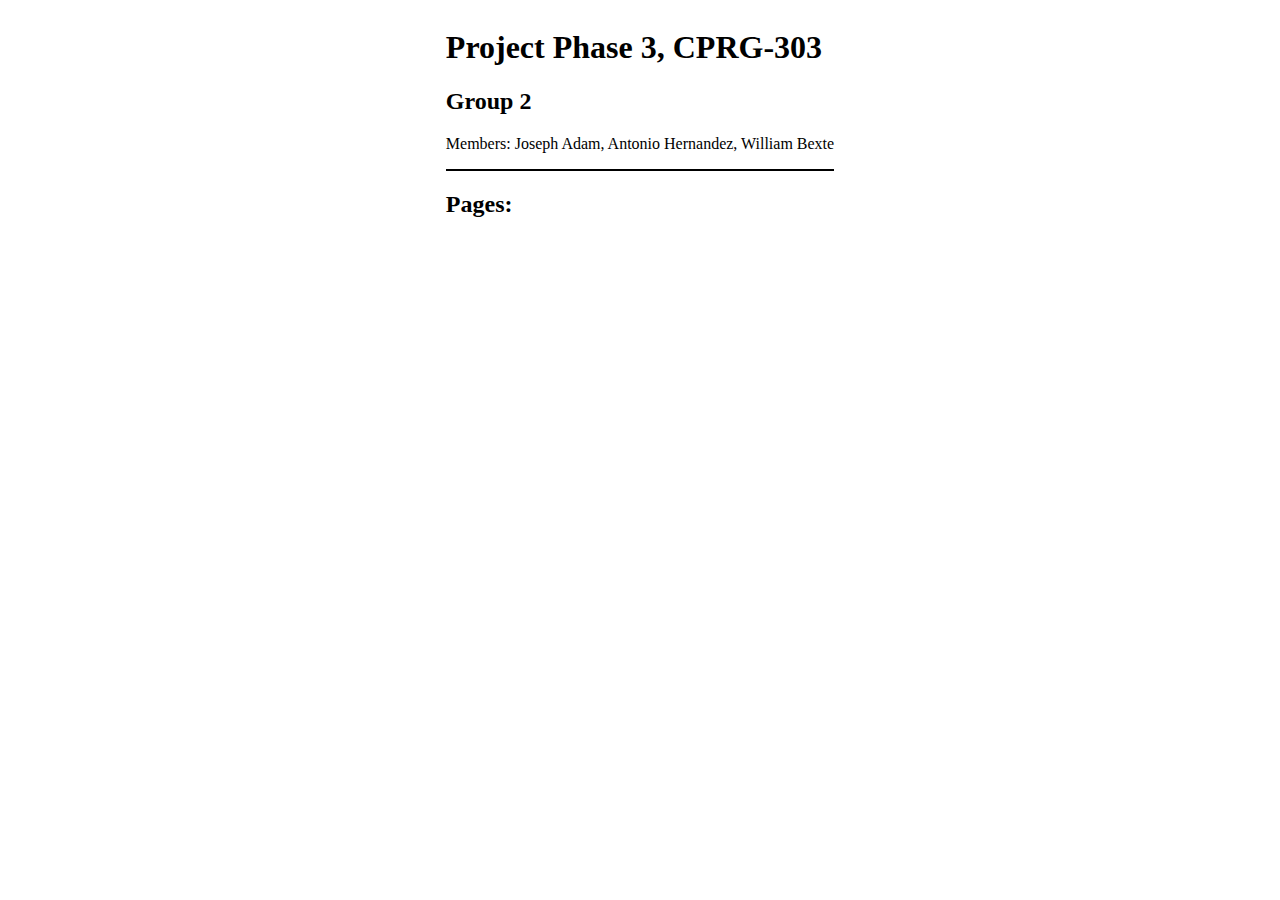
<file: index.html>
<!DOCTYPE html>
<html lang="en">
<head>
    <meta charset="UTF-8">
    <meta name="viewport" content="width=device-width, initial-scale=1.0">
    <title>Document</title>
</head>
<body style="display: flex;justify-content: center;flex-direction: column;flex-wrap: wrap;align-content: center;">
    <div style="justify-content: center; border-bottom: 2px solid black;">
        <h1>Project Phase 3, CPRG-303</h1>
        <h2>Group 2</h2>
        <p>Members: Joseph Adam, Antonio Hernandez, William Bexte</p>
    </div>

    <div>
        <h2>Pages:</h2>
    </div>

</body>
</html>
</file>
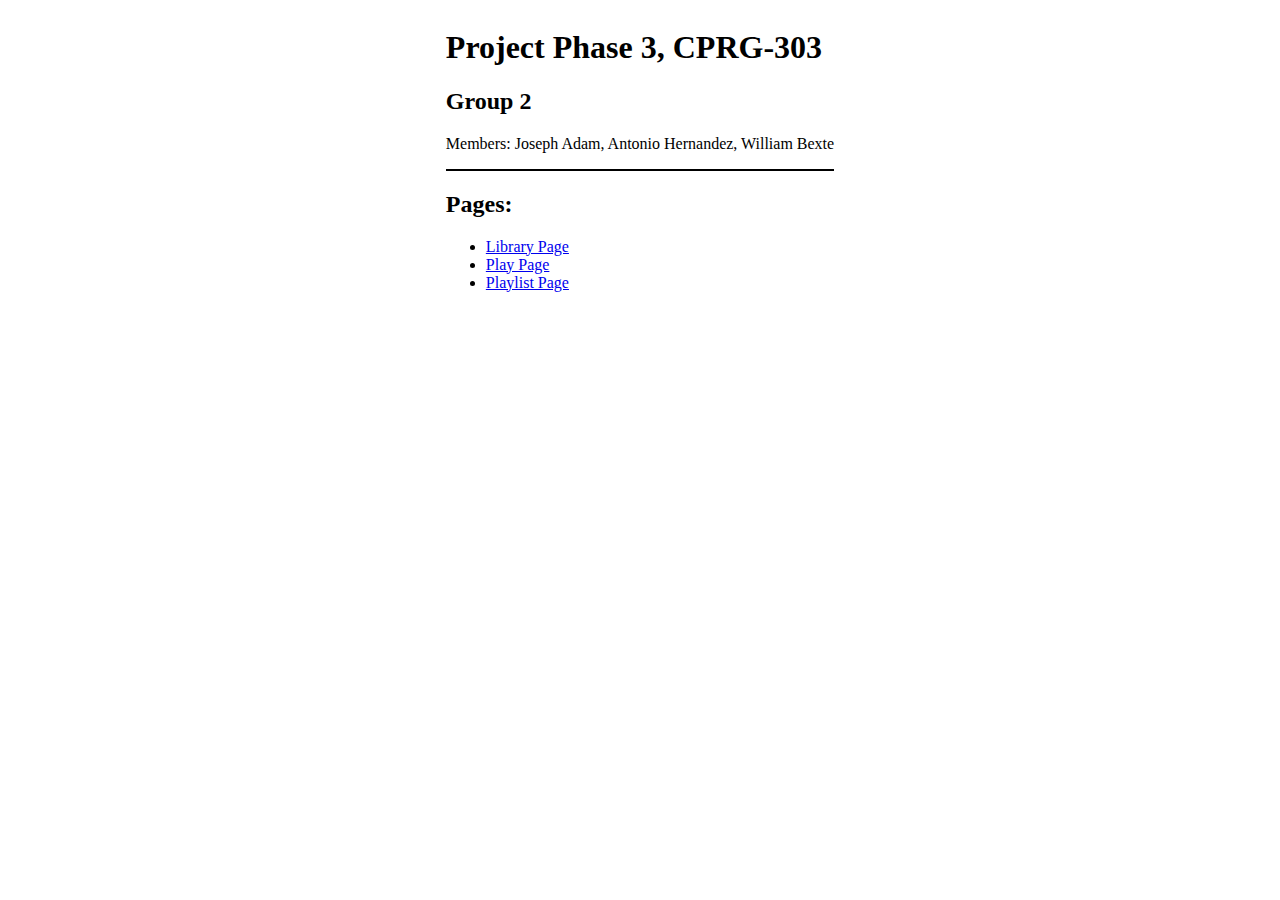
<file: pages/index.html>
<!DOCTYPE html>
<html lang="en">
<head>
    <meta charset="UTF-8">
    <meta name="viewport" content="width=device-width, initial-scale=1.0">
    <title>Document</title>
</head>
<body style="display: flex;justify-content: center;flex-direction: column;flex-wrap: wrap;align-content: center;">
    <div style="justify-content: center; border-bottom: 2px solid black;">
        <h1>Project Phase 3, CPRG-303</h1>
        <h2>Group 2</h2>
        <p>Members: Joseph Adam, Antonio Hernandez, William Bexte</p>
    </div>

    <div>
        <h2>Pages:</h2>
        <ul>
            <li><a href="LibraryPage.html">Library Page</a></li>
            <li><a href="PlayPage.html">Play Page</a></li>
            <li><a href="Homepage.html">Playlist Page</a></li>
        </ul>
    </div>

</body>
</html>
</file>
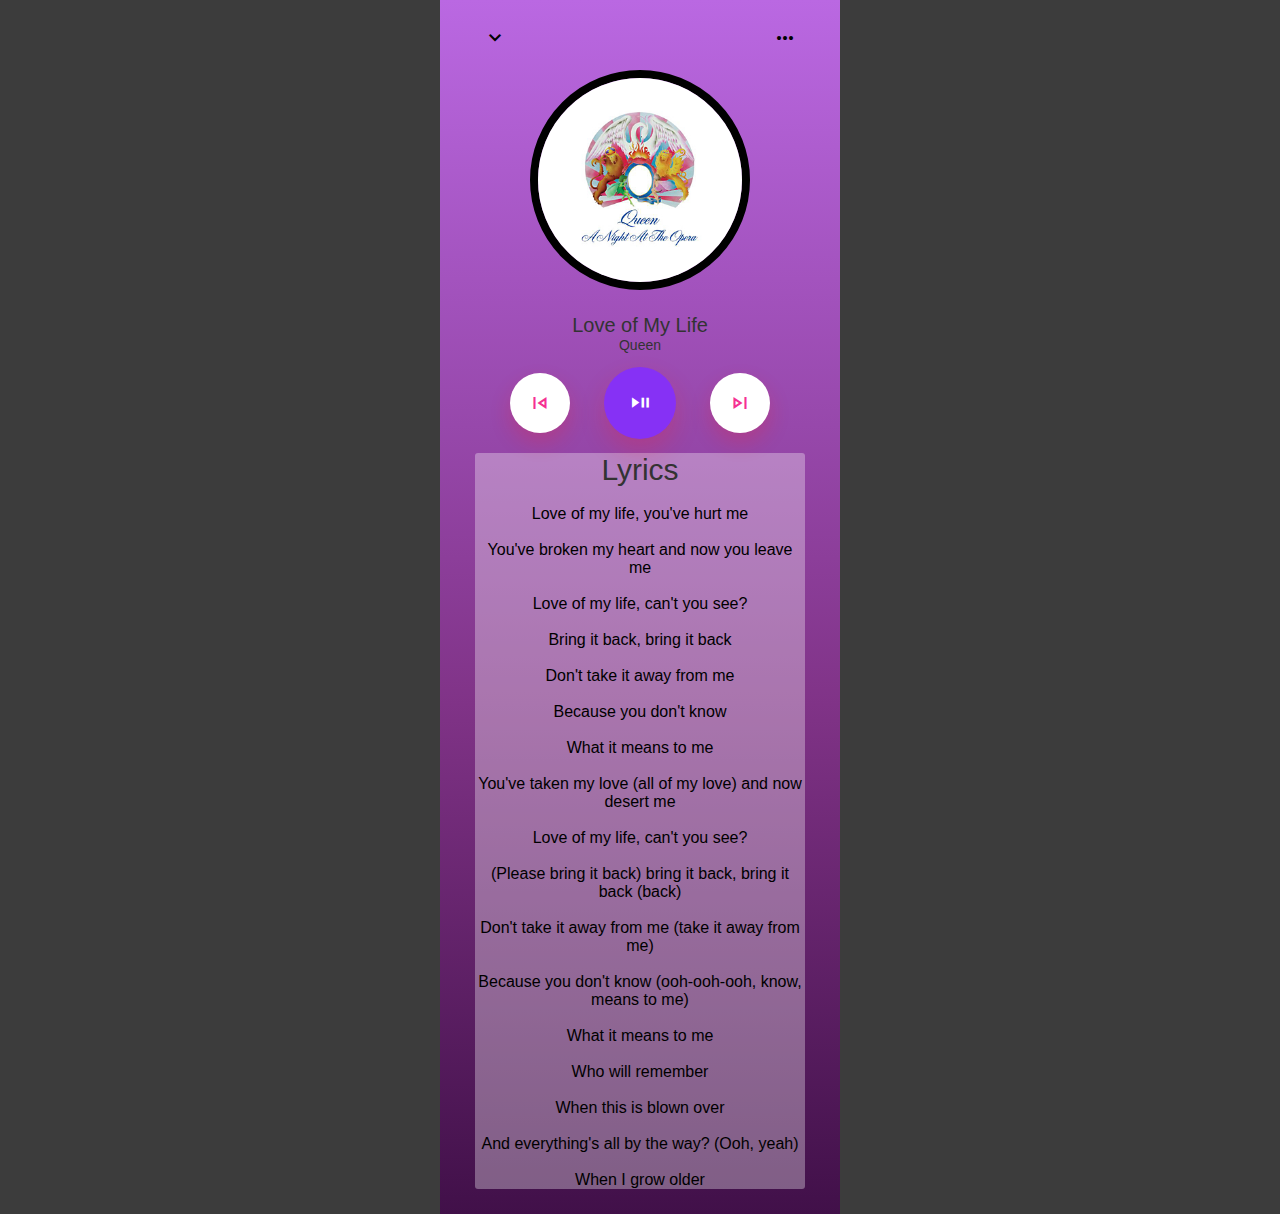
<file: pages/finalProject.html>
<!DOCTYPE html>
<html lang="en">
<head>
    <meta charset="UTF-8">
    <meta name="viewport" content="width=device-width, initial-scale=1.0"/>
    <title>Document</title>
    <link rel = "stylesheet" href = "../styles/finalProject.css">
    <link rel="stylesheet" href="https://fonts.googleapis.com/css2?family=Material+Symbols+Outlined:opsz,wght,FILL,GRAD@24,400,0,0" />
</head>
    <body>
        <div class="container">
            <div class="music-player">
                <nav>
                    <div class="circle">
                        <span class="material-symbols-outlined"> expand_more</span>
                    </div>
                    <div class="circle">
                        <span class="material-symbols-outlined">more_horiz</span>
                    </div>
                </nav>
                <img src="../images/Queen_A_Night_At_The_Opera.png" alt="Night at the opera queen album cover" class = "song-img">
                <h1>Love of My Life</h1>
                <p>Queen</p> 

                <audio>
                    <source src = "../mp3/Queen_-_Love_Of_My_Life_[NaijaGreen.Com]_.mp3" type="audio/mpeg">
                </audio>

                <div class="controls">
                    <div><span class="material-symbols-outlined">skip_previous</span></div>
                    <div><span class="material-symbols-outlined">play_pause</span></div>
                    <div><span class="material-symbols-outlined">skip_next</span></div>
                </div>

                <div class="lyric-container">
                    <p>Lyrics</p>
                    <br>Love of my life, you&#39;ve hurt me</br>
                    <br>You&#39;ve broken my heart and now you leave me</br>
                    <br>Love of my life, can&#39;t you see?</br>
                    <br>Bring it back, bring it back</br>
                    <br>Don&#39;t take it away from me</br>
                    <br>Because you don&#39;t know</br>
                    <br>What it means to me</br>
                    <br>You&#39;ve taken my love (all of my love) and now desert me</br>
                    <br>Love of my life, can&#39;t you see?</br>
                    <br>(Please bring it back) bring it back, bring it back (back)</br>
                    <br>Don&#39;t take it away from me (take it away from me)</br>
                    <br>Because you don&#39;t know (ooh-ooh-ooh, know, means to me)</br>
                    <br>What it means to me</br>
                    <br>Who will remember</br>
                    <br>When this is blown over</br>
                    <br>And everything&#39;s all by the way? (Ooh, yeah)</br>
                    <br>When I grow older</br>
                </div>
            </div>
        </div>
    </body>
</html>
</file>
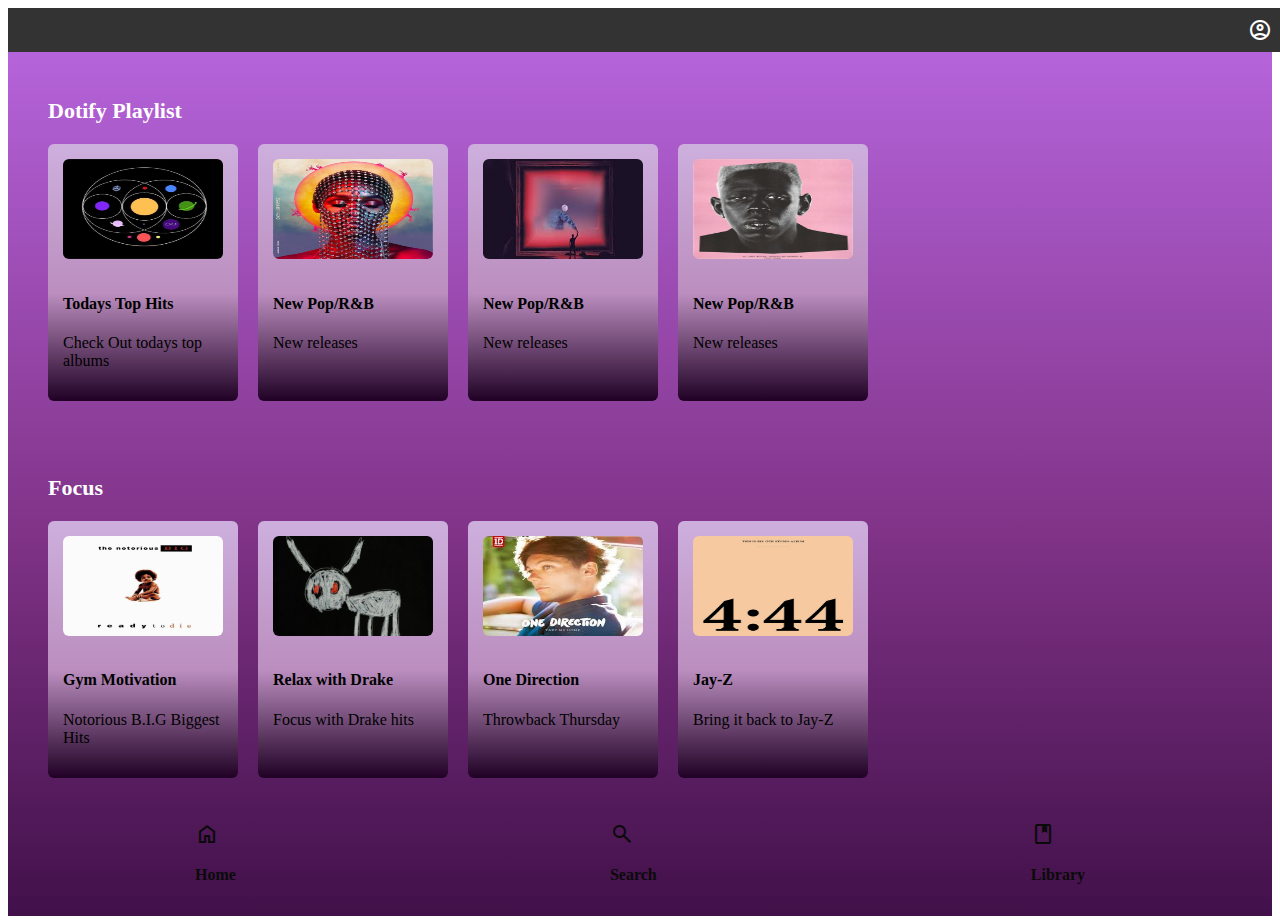
<file: pages/Homepage.html>
<!DOCTYPE html>
<html lang="en">
<head>
    <meta charset="UTF-8">
    <meta name="viewport" content="width=device-width, initial-scale=1.0">
    <link  type="text/css" rel="stylesheet" href="../styles/Homepage.css">
    <link rel="stylesheet" href="https://fonts.googleapis.com/css2?family=Material+Symbols+Outlined:opsz,wght,FILL,GRAD@24,400,0,0" />
    <title>Document</title>
</head>
<body>
    <div class="class-container">
    <header>
        <span class="material-symbols-outlined">
            account_circle
        </span>
    </header>
    <div class="spotify-playlist">
        <h2> Dotify Playlist</h2>
        <div class="list">
            <div class="item">
             <img src="../images/image 6.webp" alt="">
             <div class="play">
                <span class="play-icon"></span>
             </div>   
             <h4>Todays Top Hits</h4>
             <p>Check Out todays top albums</p>
            </div>
            <div class="item">
                <img src="../images/image 7.webp" alt="">
                <div class="play">
                   <span class="play-icon"></span>
                </div>   
                <h4>New Pop/R&B</h4>
                <p>New releases</p>
            </div>
            <div class="item">
                <img src="../images/image 8.jpg" alt="">
                <div class="play">
                   <span class="play-icon"></span>
                </div>   
                <h4>New Pop/R&B</h4>
                <p>New releases</p>
            </div>
            <div class="item">
                <img src="../images/image 9.webp" alt="">
                <div class="play">
                   <span class="play-icon"></span>
                </div>   
                <h4>New Pop/R&B</h4>
                <p>New releases</p>
            </div>
        </div>
    </div>
    <div class="spotify-playlist">
        <h2> Focus</h2>
        <div class="list">
            <div class="item">
             <img src="../images/image1.jpg" alt="">
             <div class="play">
                <span class="play-icon"></span>
             </div>   
             <h4>Gym Motivation</h4>
             <p>Notorious B.I.G Biggest Hits</p>
            </div>
            <div class="item">
                <img src="../images/image2.webp" alt="">
                <div class="play">
                   <span class="play-icon"></span>
                </div>   
                <h4>Relax with Drake</h4>
                <p>Focus with Drake hits</p>
            </div>
            <div class="item">
                <img src="../images/image3.jpg" alt="">
                <div class="play">
                   <span class="play-icon"></span>
                </div>   
                <h4>One Direction</h4>
                <p>Throwback Thursday</p>
            </div>
            <div class="item">
                <img src="../images/image4.jpg" alt="">
                <div class="play">
                   <span class="play-icon"></span>
                </div>   
                <h4>Jay-Z</h4>
                <p>Bring it back to Jay-Z</p>
            </div>
        </div>
    </div>
    <footer>
        <nav>
            <a href="#">
            <span class="material-symbols-outlined">
                home
            </span>
            <p>Home</p>
            </a>
            <a href="#">
            <span class="material-symbols-outlined">
                search
            </span>
            <p>Search</p>
            </a>
            <a href="#">
            <span class="material-symbols-outlined">
                book
            </span>
            <p>Library</p>
            </a>
        </nav>
    
    
    </footer>
        
</div>

</body>

</html>
</file>
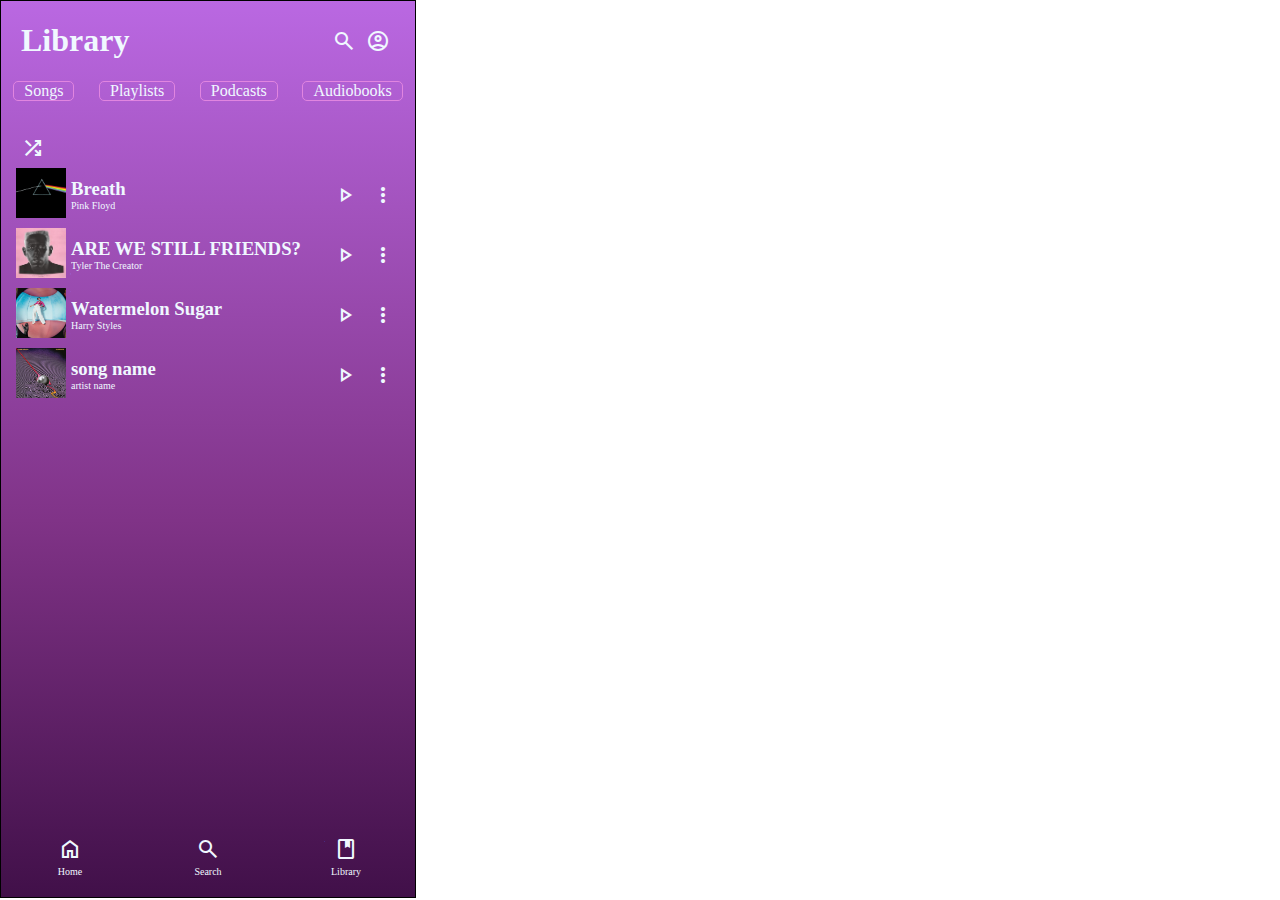
<file: pages/LibraryPage.html>
<!DOCTYPE html>
<html lang="en">
<head>
    <meta charset="UTF-8">
    <meta name="viewport" content="width=device-width, initial-scale=1.0">
    <title>Library Page</title>
    <link rel="stylesheet" type="text/css" href="../styles/LibraryPage.css">
    <link rel="stylesheet" href="https://fonts.googleapis.com/css2?family=Material+Symbols+Outlined:opsz,wght,FILL,GRAD@24,400,0,0" />
</head>
    <body>
        <div class="page-container">
            <header>
                <div class="container">
                    <div class="top">
                        <h1>Library</h1>
                        <div class="buttons">
                            <span class="material-symbols-outlined">
                                search
                            </span>
                            <span class="material-symbols-outlined">
                                account_circle
                            </span>
                        </div>
                    </div>
                    <div class="bottom">
                        <nav>
                            <ul class="top-nav">
                                <li><a href="#">Songs</a></li>
                                <li><a href="#">Playlists</a></li>
                                <li><a href="#">Podcasts</a></li>
                                <li><a href="#">Audiobooks</a></li>
                            </ul>
                        </nav>
                    </div>
                </div>
            </header>
            <main>
                <div class="operations">
                    <span class="material-symbols-outlined">
                        shuffle
                    </span>
                </div>
                <div class="songlist">
                    <ul>
                        <li>
                            <div class="container" id="song">
                                <div class="song">
                                    <div class="song-info">
                                        <div class="song-cover">
                                            <img src="../images/Dark_Side_of_the_Moon.png" alt="Dark Side of the Moon">
                                        </div>
                                        <div class="song-title">
                                            <h3>Breath</h3>
                                            <p>Pink Floyd</p>
                                        </div>
                                    </div>
                                    <div class="song-buttons">
                                        <span class="material-symbols-outlined">
                                            play_arrow
                                        </span>
                                        <span class="material-symbols-outlined">
                                            more_vert
                                        </span>
                                    </div>
                                </div>
                            </div>
                        </li>
                        <li>
                            <div class="container" id="song">
                                <div class="song">
                                    <div class="song-info">
                                        <div class="song-cover">
                                            <img src="../images/ARE_WE_STILL_FRIENDS.jpg"/>
                                        </div>
                                        <div class="song-title">
                                            <h3>ARE WE STILL FRIENDS?</h3>
                                            <p>Tyler The Creator</p>
                                        </div>
                                    </div>
                                    <div>
                                        <div class="song-buttons">
                                            <span class="material-symbols-outlined">
                                                play_arrow
                                            </span>
                                            <span class="material-symbols-outlined">
                                                more_vert
                                            </span>
                                        </div>
                                    </div>
                                </div>
                            </div>
                        </li>
                        <li>
                            <div class="container" id="song">
                                <div class="song">
                                    <div class="song-info">
                                        <div class="song-cover">
                                            <img src="../images/Watermelon_Sugar.jpg"/>
                                        </div>
                                        <div class="song-title">
                                            <h3>Watermelon Sugar</h3>
                                            <p>Harry Styles</p>
                                        </div>
                                    </div>
                                    <div class="song-buttons">
                                        <span class="material-symbols-outlined">
                                            play_arrow
                                        </span>
                                        <span class="material-symbols-outlined">
                                            more_vert
                                        </span>
                                    </div>
                                </div>
                            </div>
                        </li>
                        <li>
                            <div class="container" id="song">
                                <div class="song">
                                    <div class="song-info">
                                        <div class="song-cover">
                                            <img src="../images/Tame-Impala.jpeg"/>
                                        </div>
                                        <div class="song-title">
                                            <h3>song name</h3>
                                            <p>artist name</p>
                                        </div>
                                    </div>
                                    <div class="song-buttons">
                                        <span class="material-symbols-outlined">
                                            play_arrow
                                        </span>
                                        <span class="material-symbols-outlined">
                                            more_vert
                                        </span>
                                    </div>
                                </div>
                            </div>
                        </li>
                    </ul>
                </div>
            </main>
            <footer>
                <nav>
                    <a href="#">
                    <span class="material-symbols-outlined">
                        home
                    </span>
                    <p>Home</p>
                    </a>
                    <a href="#">
                    <span class="material-symbols-outlined">
                        search
                    </span>
                    <p>Search</p>
                    </a>
                    <a href="#">
                    <span class="material-symbols-outlined">
                        book
                    </span>
                    <p>Library</p>
                    </a>
                </nav>
            </footer>
        </div>
    </body>
</html>
</file>
<file: styles/finalProject.css>
*{
    margin: 0;
    padding: 0;
    box-sizing: border-box;
    font-family: 'Poppins', sans-serif;
}

.container {
    width: 100%;
    height: 100%;
    background: #3c3c3c;
    display: flex;
    align-items: center;
    justify-content: center;
    flex-wrap: wrap;
}

.music-player{
    background: linear-gradient(360deg, rgba(65,16,73,1) 0%, rgba(128,51,135,1) 42%, rgba(186,104,226,1) 100%);
    width: 400px;
    padding: 25px 35px;
    text-align: center;
}

nav{
    display: flex;
    justify-content: space-between;
    margin-bottom: 5px;
}

nav .circle {
    border-radius: 50%;
    width: 40px;
    height: 40px;
    line-height: 40px;
    color: #000;
    box-shadow: 0 5px 10px rgba(255, 26, 26, 0, 0.22);
}

.song-img {
    width: 220px;
    border-radius: 50%;
    border: 8px solid #000;
    box-shadow: 0 10px 60px rgba(255, 26, 26, 0, 0.22);
}

.music-player h1{
    font-size: 20px;
    font-weight: 400;
    color: #333;
    margin-top: 20px;
}

.music-player p {
    font-size: 14px;
    color: #333;
}

.controls {
    display: flex;
    justify-content: center;
    align-items: center;
}

.controls div {
    width: 60px;
    height: 60px;
    margin: 20px;
    background: #fff;
    display: inline-flex;
    align-items: center;
    justify-content: center;
    border-radius: 50%;
    color: #f53192;
    box-shadow: 0 10px 20px rgba(255, 26, 26, 0.22);
    cursor: pointer;
}

.controls div:nth-child(2) {
    transform: scale(1.2);
    background: #8631f5;
    color: #fff;
}

.lyric-container{
    width: 100%;
    text-align: center;
    background: #ffffff53;
    border-radius: 3px;
}

.lyric-container p {
    font-size: 30px;
    font-weight: 300;
}
</file>
<file: styles/Homepage.css>
.class-container{
    background: linear-gradient(360deg, rgba(65,16,73,1) 0%, rgba(128,51,135,1) 42%, rgba(186,104,226,1) 100%);
    
}

.spotify-playlist{
    padding: 28px 40px;
}





.spotify-playlist h2{
    color: #ffffff;
    font-size: 22px;
    margin-bottom: 20px;

}

.spotify-playlist .list{
    display: flex;
    flex-wrap: wrap;
    gap: 20px;
    



}

.spotify-playlist .list .item{
    min-width: 140px;
    width: 160px;
    padding: 15px;
    background: linear-gradient(360deg, rgb(32, 1, 37) 0%, rgb(187, 142, 191) 42%, rgb(205, 175, 221) 100%);;
    border-radius: 6px;
    cursor: pointer;
    transition: all ease 0.4s;
}
.spotify-playlist .list .item:hover{
    background-color: #280569;


}

.spotify-playlist .list .item img{
    width: 100%;
    border-radius: 6px;
    margin-bottom: 10px;
}

img{
    width: 100px;
    height: 100px;
}

footer nav {
    display: flex;
    justify-content: space-around;
}

footer nav a {
    color: #0a0a0a;
    text-decoration: none;
    font-weight: bold;
    padding: 1rem;
    transition: all 0.2s ease-in-out;
}

footer nav a:hover {
    color: #1dae4b;
}

header {
    display: flex;
    align-items: center; 
    justify-content: flex-end; 
    width: 100%; 
    background-color: #333; 
    padding: 10px; 
    color: white; 
}

.material-symbols-outlined {
    font-size: 24px; 
    margin-right: 10px; 
}
</file>
<file: styles/LibraryPage.css>
body {
    margin: 0; /* Remove default body margin */
    padding: 0; /* Remove default body padding */
}

.page-container {
    width: 414px;
    height: 896px;
    position: relative;
    border: 1px solid black;
    background: linear-gradient(360deg, rgba(65,16,73,1) 0%, rgba(128,51,135,1) 42%, rgba(186,104,226,1) 100%);
}

ul {
    list-style: none;
    padding: 0px;
    margin: auto;
}

p {
    margin: 0;
    font-size: x-small;
    text-align: center;
}

p, h3, h1, a {
    color: aliceblue;
}

.top {
    display: flex;
    justify-content: space-between;
    padding: 0px 20px;
}

.buttons {
    display: flex;
    align-items: center;
}

.material-symbols-outlined {
  margin: 5px;
  color: aliceblue;
}

.bottom ul {
    display: flex;
    justify-content: space-around;
    margin: auto;
    padding: 0px;
}

a {
    text-decoration: none;
    color: black;
}

.bottom {
    margin-bottom: 30px;
}

.operations {
    padding: 0px 15px;
}

.song-cover img {
    width: 50px;
    height: 50px;
}

.song {
    display: flex;
    justify-content: space-between;
    align-items: center;
    height: 60px;
    margin: 0px 15px;
}

.song-info {
    display: flex;
    align-items: center;
}

.song-title h3, .song-title p {
    margin: 0px 0px 0px 5px;
    text-align: left;
}

footer {
    width: 100%;
    position: absolute;
    bottom: 0;
    margin-bottom: 20px;
}

footer nav {
    display: flex;
    justify-content: space-around;
}

.top-nav li {
    border: 1px solid #e185e0;
    border-radius: 5px;
}

.top-nav li a {
    color: aliceblue;
    padding: 5px 10px;
    color: aliceblues;
}

.top-nav li:hover {
    background-color: #e185e0;
}
</file>
